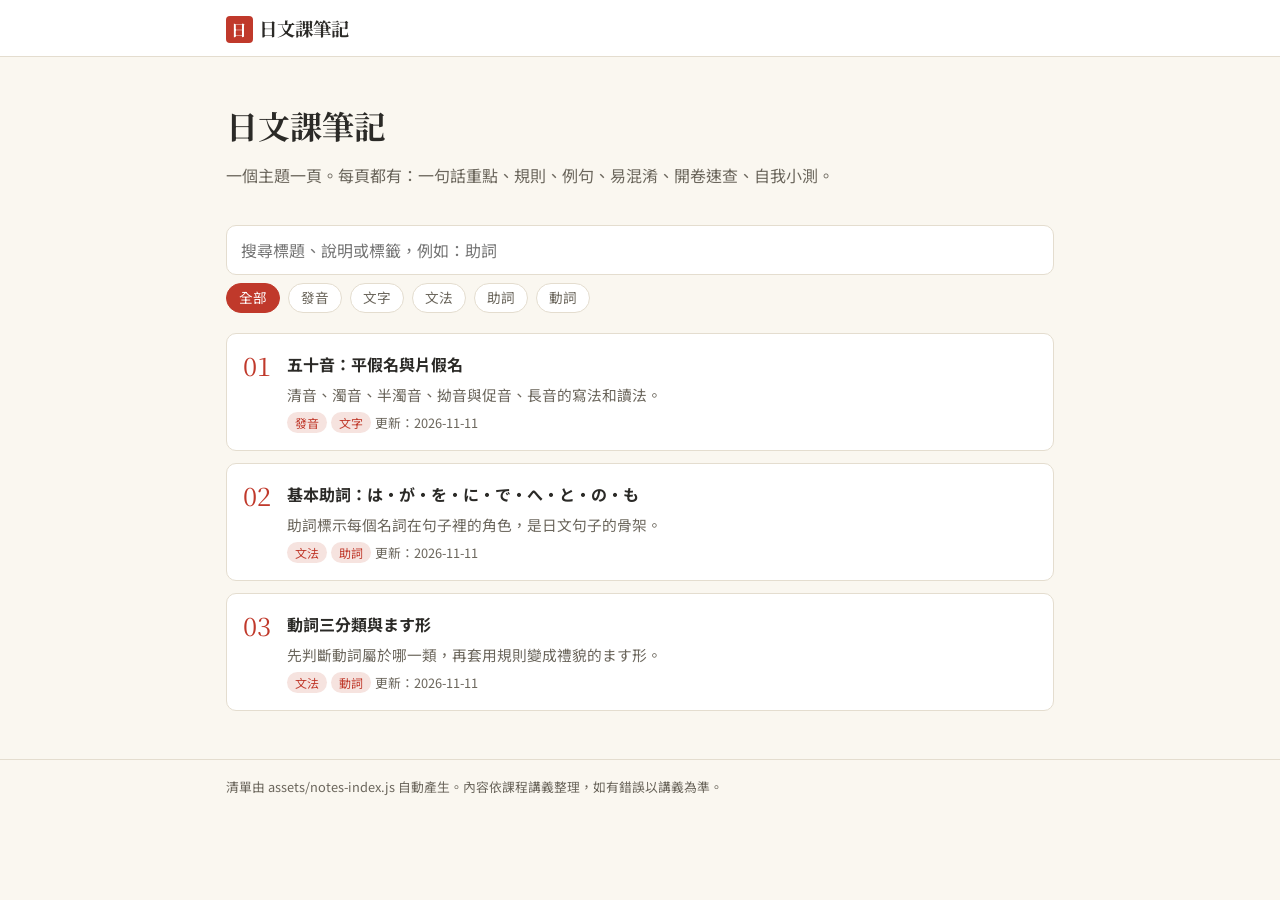
<file: index.html>
<!doctype html>
<html lang="zh-Hant">
<head>
  <meta charset="utf-8">
  <meta name="viewport" content="width=device-width, initial-scale=1">
  <title>日文課筆記</title>
  <meta name="description" content="日文課的一主題一頁筆記：規則、例句、易混淆、開卷速查與自我小測。">
  <link rel="preconnect" href="https://fonts.googleapis.com">
  <link rel="preconnect" href="https://fonts.gstatic.com" crossorigin>
  <link href="https://fonts.googleapis.com/css2?family=Noto+Sans+JP:wght@400;700&family=Noto+Sans+TC:wght@400;700&family=Noto+Serif+JP:wght@700&display=swap" rel="stylesheet">
  <link rel="stylesheet" href="assets/style.css">
</head>
<body>
  <header class="site-header">
    <div class="wrap">
      <a class="brand" href="index.html"><span class="seal">日</span>日文課筆記</a>
    </div>
  </header>

  <main class="wrap">
    <section class="hero">
      <h1>日文課筆記</h1>
      <p>一個主題一頁。每頁都有：一句話重點、規則、例句、易混淆、開卷速查、自我小測。</p>
    </section>

    <input id="note-search" class="search" type="search" placeholder="搜尋標題、說明或標籤，例如：助詞" aria-label="搜尋筆記">
    <div id="tag-filter" class="tag-filter" aria-label="依標籤篩選"></div>

    <ol id="note-list" class="note-list" data-base="notes/"></ol>
  </main>

  <footer class="site-footer">
    <div class="wrap">清單由 assets/notes-index.js 自動產生。內容依課程講義整理，如有錯誤以講義為準。</div>
  </footer>

  <script src="assets/notes-index.js"></script>
  <script src="assets/main.js"></script>
</body>
</html>
</file>
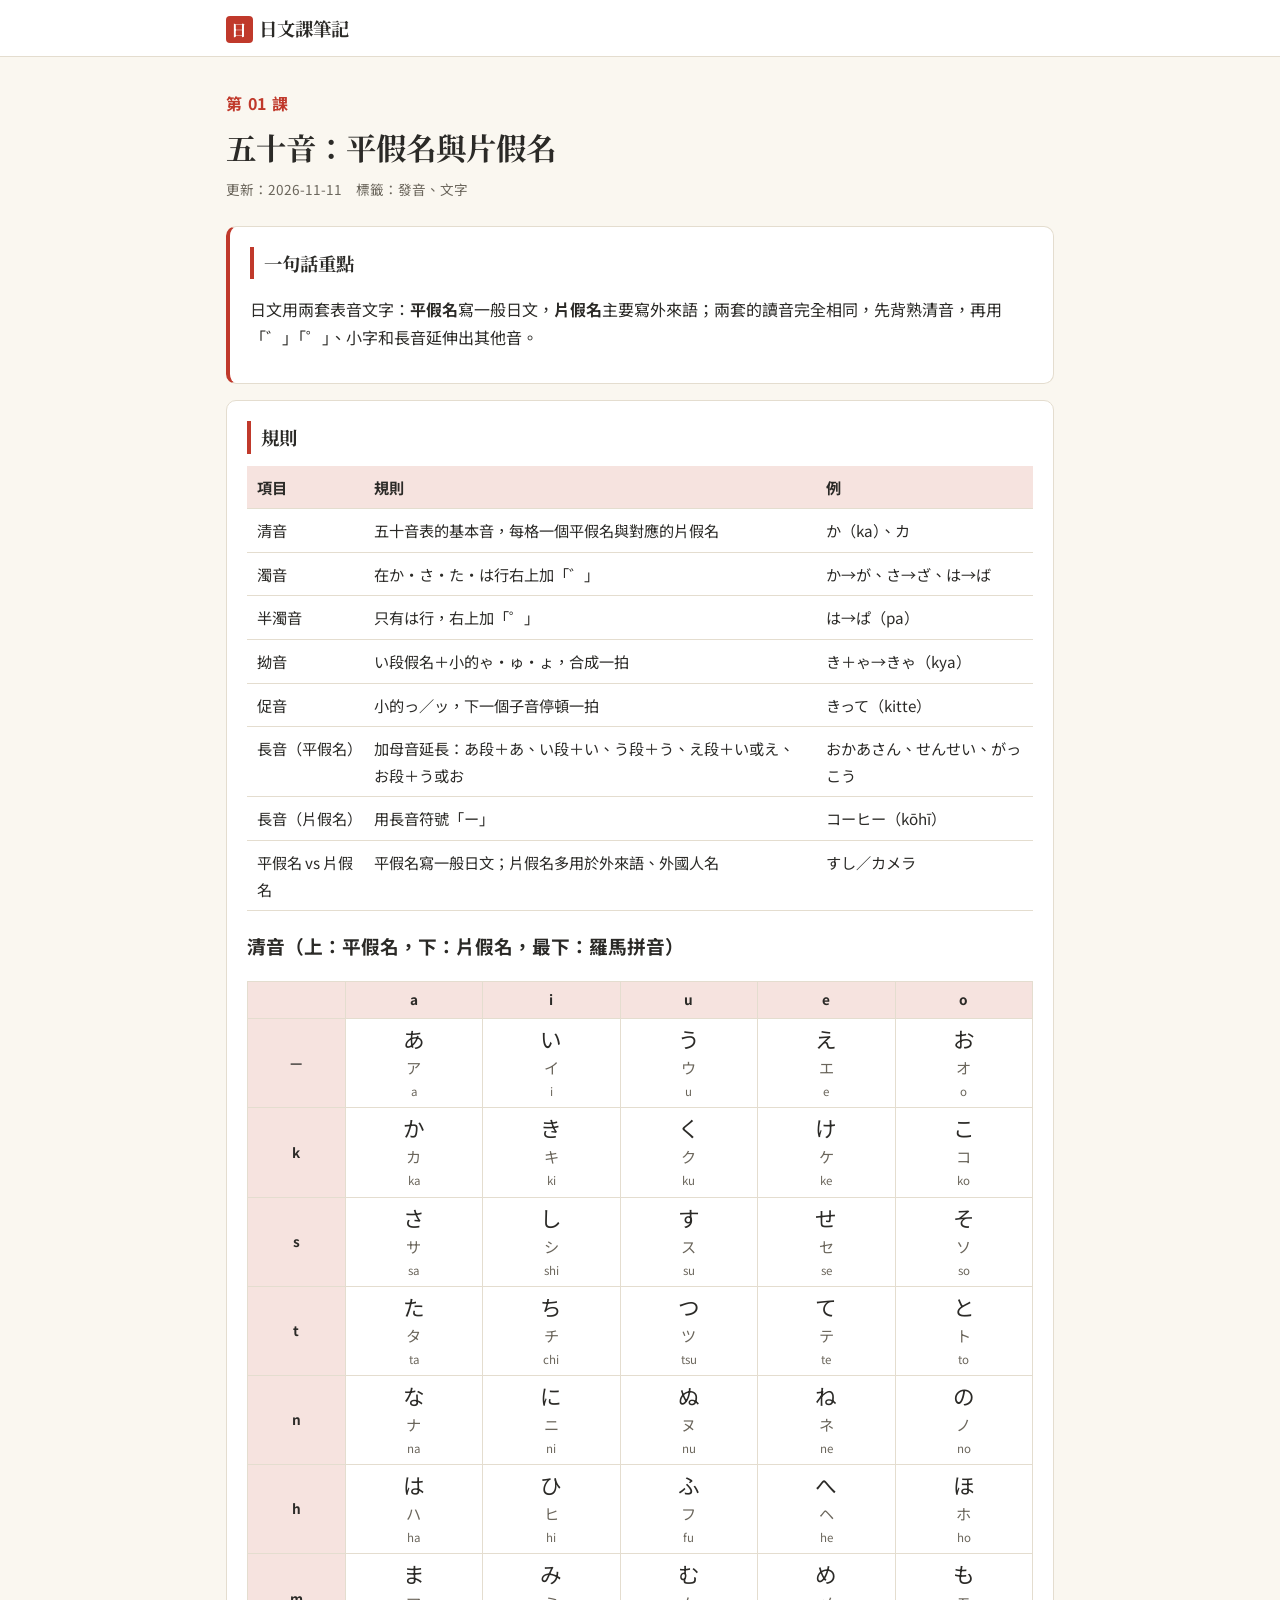
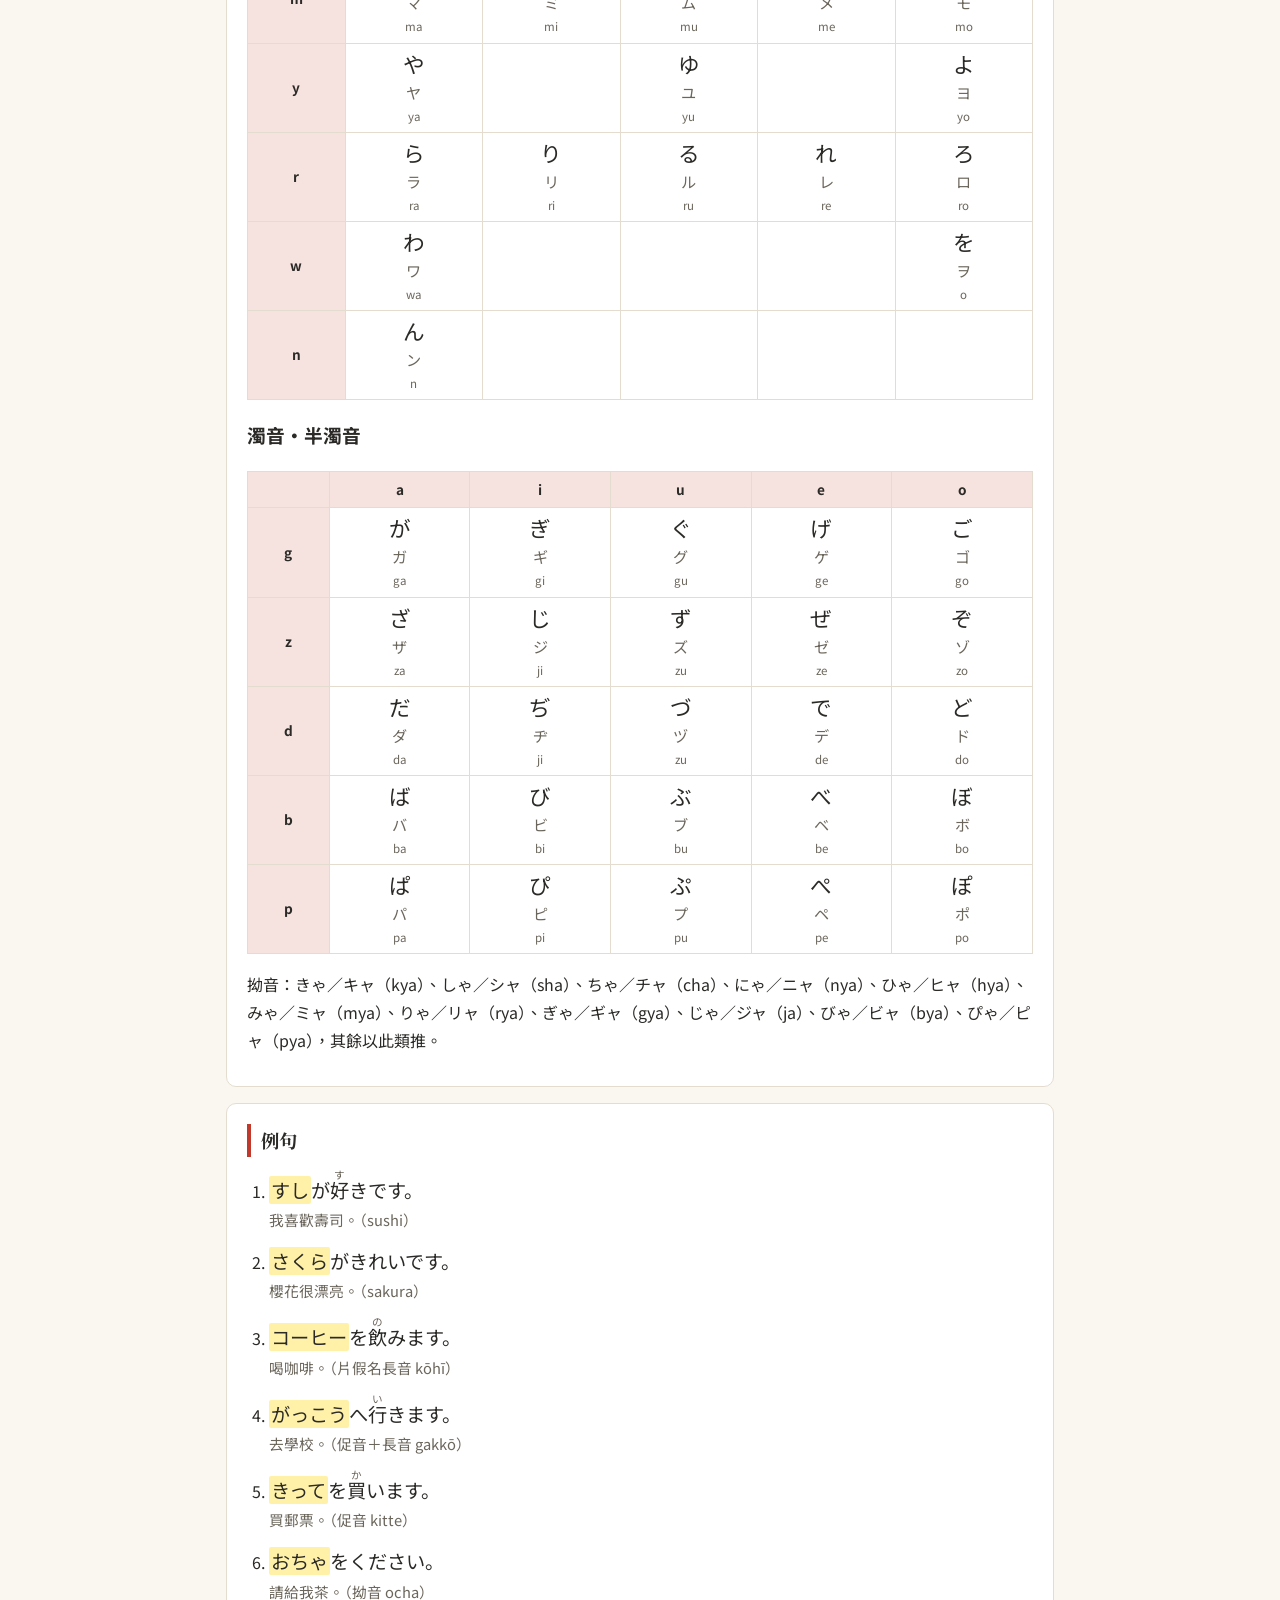
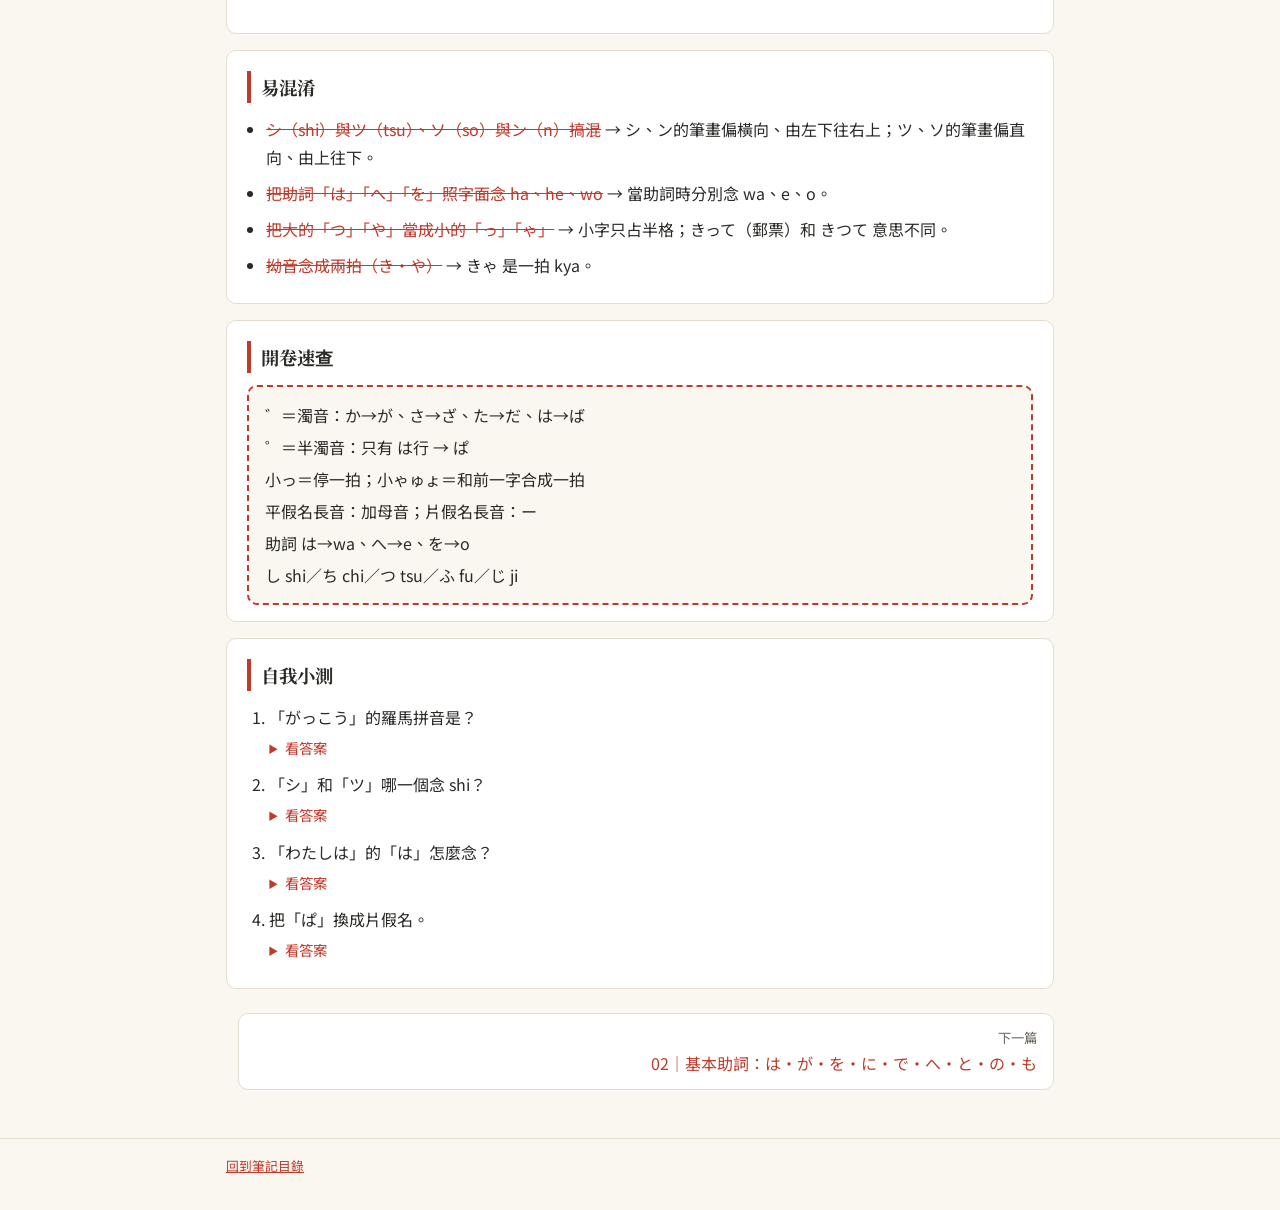
<file: notes/01-kana.html>
<!doctype html>
<html lang="zh-Hant">
<head>
  <meta charset="utf-8">
  <meta name="viewport" content="width=device-width, initial-scale=1">
  <title>第 01 課｜五十音：平假名與片假名｜日文課筆記</title>
  <link rel="preconnect" href="https://fonts.googleapis.com">
  <link rel="preconnect" href="https://fonts.gstatic.com" crossorigin>
  <link href="https://fonts.googleapis.com/css2?family=Noto+Sans+JP:wght@400;700&family=Noto+Sans+TC:wght@400;700&family=Noto+Serif+JP:wght@700&display=swap" rel="stylesheet">
  <link rel="stylesheet" href="../assets/style.css">
</head>
<body data-note-id="01-kana">
  <header class="site-header">
    <div class="wrap">
      <a class="brand" href="../index.html"><span class="seal">日</span>日文課筆記</a>
    </div>
  </header>

    <main class="wrap">
    <header class="note-header">
      <div class="lesson">第 01 課</div>
      <h1>五十音：平假名與片假名</h1>
      <div id="note-meta" class="meta"></div>
    </header>

    <section class="block" data-block="summary">
      <h2>一句話重點</h2>
      <p>日文用兩套表音文字：<strong>平假名</strong>寫一般日文，<strong>片假名</strong>主要寫外來語；兩套的讀音完全相同，先背熟清音，再用「゛」「゜」、小字和長音延伸出其他音。</p>
    </section>

    <section class="block" data-block="rules">
      <h2>規則</h2>
      <div class="rule-scroll">
        <table class="rule">
          <thead><tr><th>項目</th><th>規則</th><th>例</th></tr></thead>
          <tbody>
            <tr><td>清音</td><td>五十音表的基本音，每格一個平假名與對應的片假名</td><td>か（ka）、カ</td></tr>
            <tr><td>濁音</td><td>在か・さ・た・は行右上加「゛」</td><td>か→が、さ→ざ、は→ば</td></tr>
            <tr><td>半濁音</td><td>只有は行，右上加「゜」</td><td>は→ぱ（pa）</td></tr>
            <tr><td>拗音</td><td>い段假名＋小的ゃ・ゅ・ょ，合成一拍</td><td>き＋ゃ→きゃ（kya）</td></tr>
            <tr><td>促音</td><td>小的っ／ッ，下一個子音停頓一拍</td><td>きって（kitte）</td></tr>
            <tr><td>長音（平假名）</td><td>加母音延長：あ段＋あ、い段＋い、う段＋う、え段＋い或え、お段＋う或お</td><td>おかあさん、せんせい、がっこう</td></tr>
            <tr><td>長音（片假名）</td><td>用長音符號「ー」</td><td>コーヒー（kōhī）</td></tr>
            <tr><td>平假名 vs 片假名</td><td>平假名寫一般日文；片假名多用於外來語、外國人名</td><td>すし／カメラ</td></tr>
          </tbody>
        </table>
      </div>
      <h3>清音（上：平假名，下：片假名，最下：羅馬拼音）</h3>
      <div class="rule-scroll">
        <table class="kana-grid">
          <thead><tr><th></th><th>a</th><th>i</th><th>u</th><th>e</th><th>o</th></tr></thead>
          <tbody>
            <tr><th>—</th><td><span class="h">あ</span><span class="k">ア</span><span class="r">a</span></td><td><span class="h">い</span><span class="k">イ</span><span class="r">i</span></td><td><span class="h">う</span><span class="k">ウ</span><span class="r">u</span></td><td><span class="h">え</span><span class="k">エ</span><span class="r">e</span></td><td><span class="h">お</span><span class="k">オ</span><span class="r">o</span></td></tr>
            <tr><th>k</th><td><span class="h">か</span><span class="k">カ</span><span class="r">ka</span></td><td><span class="h">き</span><span class="k">キ</span><span class="r">ki</span></td><td><span class="h">く</span><span class="k">ク</span><span class="r">ku</span></td><td><span class="h">け</span><span class="k">ケ</span><span class="r">ke</span></td><td><span class="h">こ</span><span class="k">コ</span><span class="r">ko</span></td></tr>
            <tr><th>s</th><td><span class="h">さ</span><span class="k">サ</span><span class="r">sa</span></td><td><span class="h">し</span><span class="k">シ</span><span class="r">shi</span></td><td><span class="h">す</span><span class="k">ス</span><span class="r">su</span></td><td><span class="h">せ</span><span class="k">セ</span><span class="r">se</span></td><td><span class="h">そ</span><span class="k">ソ</span><span class="r">so</span></td></tr>
            <tr><th>t</th><td><span class="h">た</span><span class="k">タ</span><span class="r">ta</span></td><td><span class="h">ち</span><span class="k">チ</span><span class="r">chi</span></td><td><span class="h">つ</span><span class="k">ツ</span><span class="r">tsu</span></td><td><span class="h">て</span><span class="k">テ</span><span class="r">te</span></td><td><span class="h">と</span><span class="k">ト</span><span class="r">to</span></td></tr>
            <tr><th>n</th><td><span class="h">な</span><span class="k">ナ</span><span class="r">na</span></td><td><span class="h">に</span><span class="k">ニ</span><span class="r">ni</span></td><td><span class="h">ぬ</span><span class="k">ヌ</span><span class="r">nu</span></td><td><span class="h">ね</span><span class="k">ネ</span><span class="r">ne</span></td><td><span class="h">の</span><span class="k">ノ</span><span class="r">no</span></td></tr>
            <tr><th>h</th><td><span class="h">は</span><span class="k">ハ</span><span class="r">ha</span></td><td><span class="h">ひ</span><span class="k">ヒ</span><span class="r">hi</span></td><td><span class="h">ふ</span><span class="k">フ</span><span class="r">fu</span></td><td><span class="h">へ</span><span class="k">ヘ</span><span class="r">he</span></td><td><span class="h">ほ</span><span class="k">ホ</span><span class="r">ho</span></td></tr>
            <tr><th>m</th><td><span class="h">ま</span><span class="k">マ</span><span class="r">ma</span></td><td><span class="h">み</span><span class="k">ミ</span><span class="r">mi</span></td><td><span class="h">む</span><span class="k">ム</span><span class="r">mu</span></td><td><span class="h">め</span><span class="k">メ</span><span class="r">me</span></td><td><span class="h">も</span><span class="k">モ</span><span class="r">mo</span></td></tr>
            <tr><th>y</th><td><span class="h">や</span><span class="k">ヤ</span><span class="r">ya</span></td><td></td><td><span class="h">ゆ</span><span class="k">ユ</span><span class="r">yu</span></td><td></td><td><span class="h">よ</span><span class="k">ヨ</span><span class="r">yo</span></td></tr>
            <tr><th>r</th><td><span class="h">ら</span><span class="k">ラ</span><span class="r">ra</span></td><td><span class="h">り</span><span class="k">リ</span><span class="r">ri</span></td><td><span class="h">る</span><span class="k">ル</span><span class="r">ru</span></td><td><span class="h">れ</span><span class="k">レ</span><span class="r">re</span></td><td><span class="h">ろ</span><span class="k">ロ</span><span class="r">ro</span></td></tr>
            <tr><th>w</th><td><span class="h">わ</span><span class="k">ワ</span><span class="r">wa</span></td><td></td><td></td><td></td><td><span class="h">を</span><span class="k">ヲ</span><span class="r">o</span></td></tr>
            <tr><th>n</th><td><span class="h">ん</span><span class="k">ン</span><span class="r">n</span></td><td></td><td></td><td></td><td></td></tr>
          </tbody>
        </table>
      </div>
      <h3>濁音・半濁音</h3>
      <div class="rule-scroll">
        <table class="kana-grid">
          <thead><tr><th></th><th>a</th><th>i</th><th>u</th><th>e</th><th>o</th></tr></thead>
          <tbody>
            <tr><th>g</th><td><span class="h">が</span><span class="k">ガ</span><span class="r">ga</span></td><td><span class="h">ぎ</span><span class="k">ギ</span><span class="r">gi</span></td><td><span class="h">ぐ</span><span class="k">グ</span><span class="r">gu</span></td><td><span class="h">げ</span><span class="k">ゲ</span><span class="r">ge</span></td><td><span class="h">ご</span><span class="k">ゴ</span><span class="r">go</span></td></tr>
            <tr><th>z</th><td><span class="h">ざ</span><span class="k">ザ</span><span class="r">za</span></td><td><span class="h">じ</span><span class="k">ジ</span><span class="r">ji</span></td><td><span class="h">ず</span><span class="k">ズ</span><span class="r">zu</span></td><td><span class="h">ぜ</span><span class="k">ゼ</span><span class="r">ze</span></td><td><span class="h">ぞ</span><span class="k">ゾ</span><span class="r">zo</span></td></tr>
            <tr><th>d</th><td><span class="h">だ</span><span class="k">ダ</span><span class="r">da</span></td><td><span class="h">ぢ</span><span class="k">ヂ</span><span class="r">ji</span></td><td><span class="h">づ</span><span class="k">ヅ</span><span class="r">zu</span></td><td><span class="h">で</span><span class="k">デ</span><span class="r">de</span></td><td><span class="h">ど</span><span class="k">ド</span><span class="r">do</span></td></tr>
            <tr><th>b</th><td><span class="h">ば</span><span class="k">バ</span><span class="r">ba</span></td><td><span class="h">び</span><span class="k">ビ</span><span class="r">bi</span></td><td><span class="h">ぶ</span><span class="k">ブ</span><span class="r">bu</span></td><td><span class="h">べ</span><span class="k">ベ</span><span class="r">be</span></td><td><span class="h">ぼ</span><span class="k">ボ</span><span class="r">bo</span></td></tr>
            <tr><th>p</th><td><span class="h">ぱ</span><span class="k">パ</span><span class="r">pa</span></td><td><span class="h">ぴ</span><span class="k">ピ</span><span class="r">pi</span></td><td><span class="h">ぷ</span><span class="k">プ</span><span class="r">pu</span></td><td><span class="h">ぺ</span><span class="k">ペ</span><span class="r">pe</span></td><td><span class="h">ぽ</span><span class="k">ポ</span><span class="r">po</span></td></tr>
          </tbody>
        </table>
      </div>
      <p>拗音：きゃ／キャ（kya）、しゃ／シャ（sha）、ちゃ／チャ（cha）、にゃ／ニャ（nya）、ひゃ／ヒャ（hya）、みゃ／ミャ（mya）、りゃ／リャ（rya）、ぎゃ／ギャ（gya）、じゃ／ジャ（ja）、びゃ／ビャ（bya）、ぴゃ／ピャ（pya），其餘以此類推。</p>
    </section>

    <section class="block" data-block="examples">
      <h2>例句</h2>
      <ol class="examples">
        <li class="ex">
          <p class="jp"><mark>すし</mark>が<ruby>好<rt>す</rt></ruby>きです。</p>
          <p class="zh">我喜歡壽司。（sushi）</p>
        </li>
        <li class="ex">
          <p class="jp"><mark>さくら</mark>がきれいです。</p>
          <p class="zh">櫻花很漂亮。（sakura）</p>
        </li>
        <li class="ex">
          <p class="jp"><mark>コーヒー</mark>を<ruby>飲<rt>の</rt></ruby>みます。</p>
          <p class="zh">喝咖啡。（片假名長音 kōhī）</p>
        </li>
        <li class="ex">
          <p class="jp"><mark>がっこう</mark>へ<ruby>行<rt>い</rt></ruby>きます。</p>
          <p class="zh">去學校。（促音＋長音 gakkō）</p>
        </li>
        <li class="ex">
          <p class="jp"><mark>きって</mark>を<ruby>買<rt>か</rt></ruby>います。</p>
          <p class="zh">買郵票。（促音 kitte）</p>
        </li>
        <li class="ex">
          <p class="jp"><mark>おちゃ</mark>をください。</p>
          <p class="zh">請給我茶。（拗音 ocha）</p>
        </li>
      </ol>
    </section>

    <section class="block" data-block="pitfalls">
      <h2>易混淆</h2>
      <ul class="pitfall">
        <li><span class="wrong">シ（shi）與ツ（tsu）、ソ（so）與ン（n）搞混</span> → シ、ン的筆畫偏橫向、由左下往右上；ツ、ソ的筆畫偏直向、由上往下。</li>
        <li><span class="wrong">把助詞「は」「へ」「を」照字面念 ha、he、wo</span> → 當助詞時分別念 wa、e、o。</li>
        <li><span class="wrong">把大的「つ」「や」當成小的「っ」「ゃ」</span> → 小字只占半格；きって（郵票）和 きつて 意思不同。</li>
        <li><span class="wrong">拗音念成兩拍（き・や）</span> → きゃ 是一拍 kya。</li>
      </ul>
    </section>

    <section class="block" data-block="cheatsheet">
      <h2>開卷速查</h2>
      <ul class="cheat">
        <li>゛＝濁音：か→が、さ→ざ、た→だ、は→ば</li>
        <li>゜＝半濁音：只有 は行 → ぱ</li>
        <li>小っ＝停一拍；小ゃゅょ＝和前一字合成一拍</li>
        <li>平假名長音：加母音；片假名長音：ー</li>
        <li>助詞 は→wa、へ→e、を→o</li>
        <li>し shi／ち chi／つ tsu／ふ fu／じ ji</li>
      </ul>
    </section>

    <section class="block" data-block="quiz">
      <h2>自我小測</h2>
      <ol class="quiz">
        <li>「がっこう」的羅馬拼音是？
          <details><summary>看答案</summary>gakkō。が＝ga、小っ讓 k 重複、こう 是長音。</details>
        </li>
        <li>「シ」和「ツ」哪一個念 shi？
          <details><summary>看答案</summary>シ。筆畫偏橫向的是 シ（shi），偏直向的是 ツ（tsu）。</details>
        </li>
        <li>「わたしは」的「は」怎麼念？
          <details><summary>看答案</summary>wa。當助詞時「は」念 wa。</details>
        </li>
        <li>把「ぱ」換成片假名。
          <details><summary>看答案</summary>パ。</details>
        </li>
      </ol>
    </section>

    <nav id="note-nav" class="note-nav" aria-label="上一篇與下一篇"></nav>
  </main>

  <footer class="site-footer">
    <div class="wrap"><a href="../index.html">回到筆記目錄</a></div>
  </footer>

  <script src="../assets/notes-index.js"></script>
  <script src="../assets/main.js"></script>
</body>
</html>
</file>
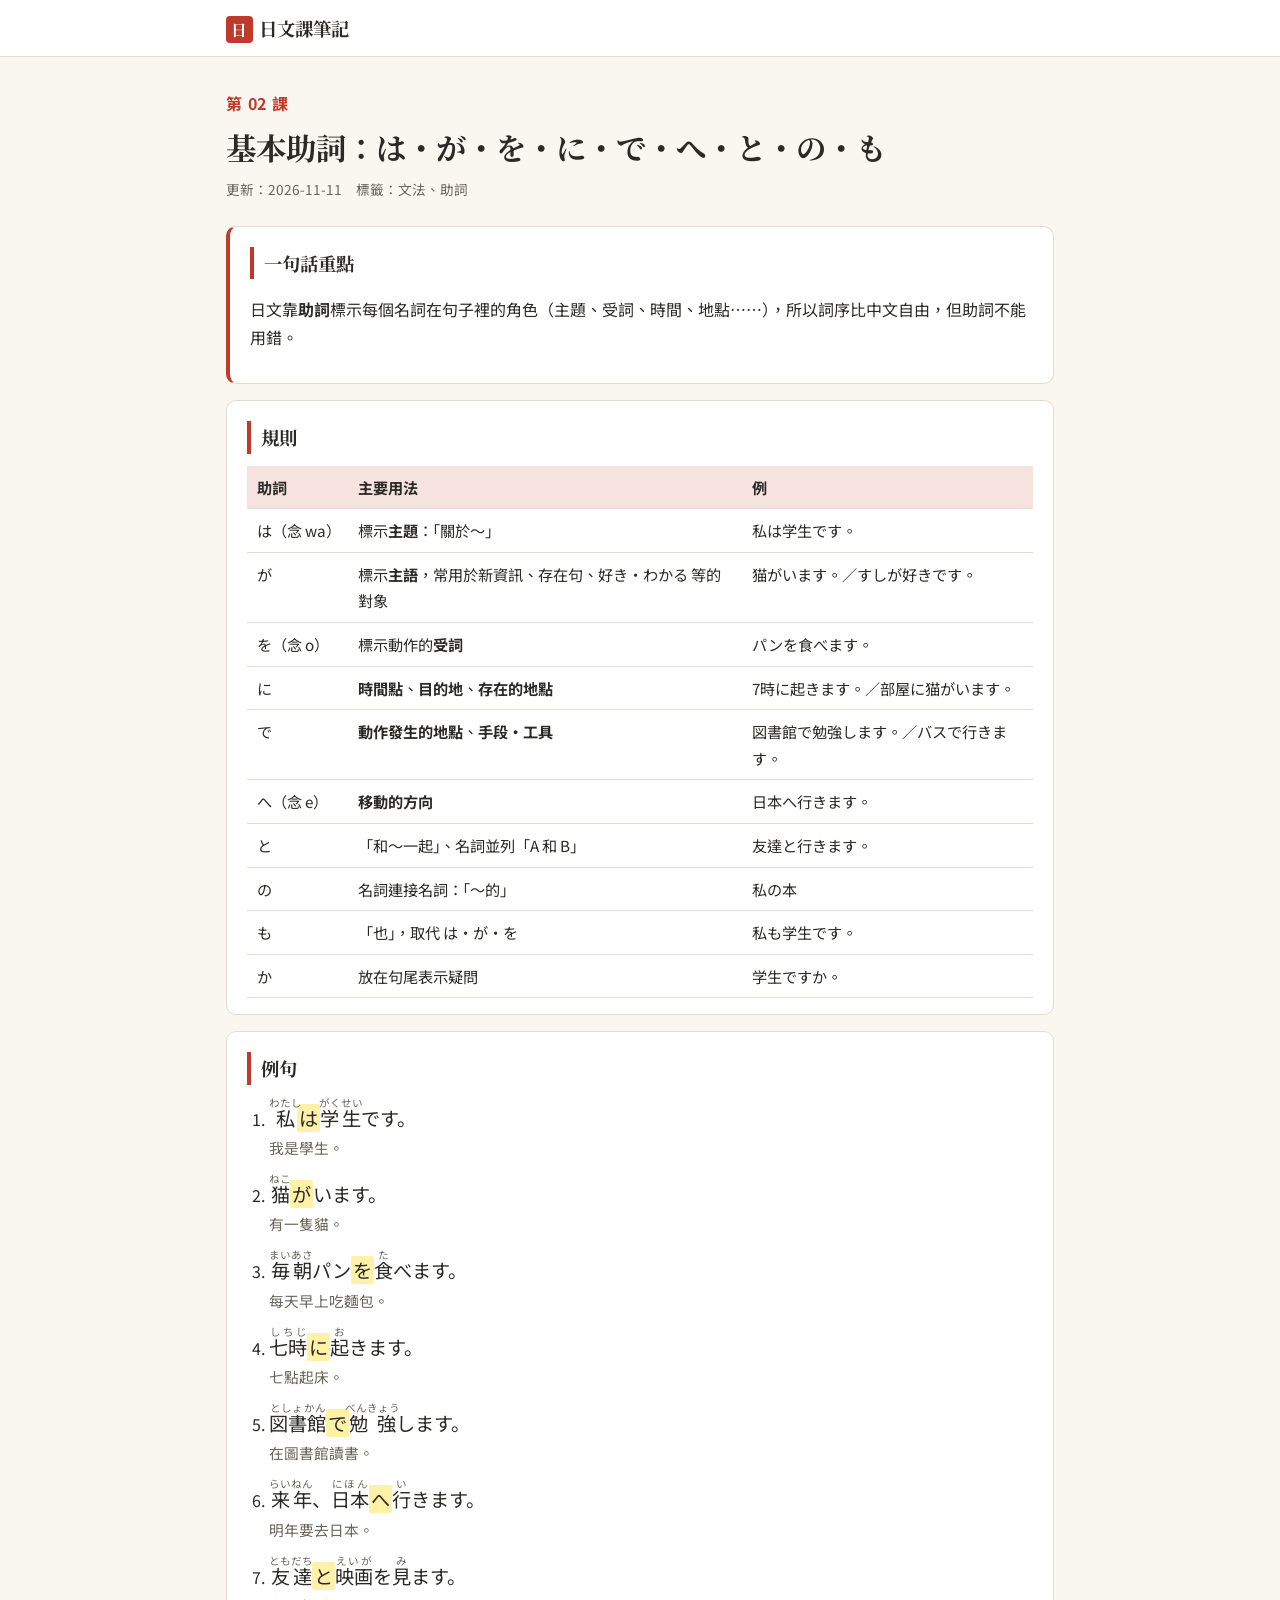
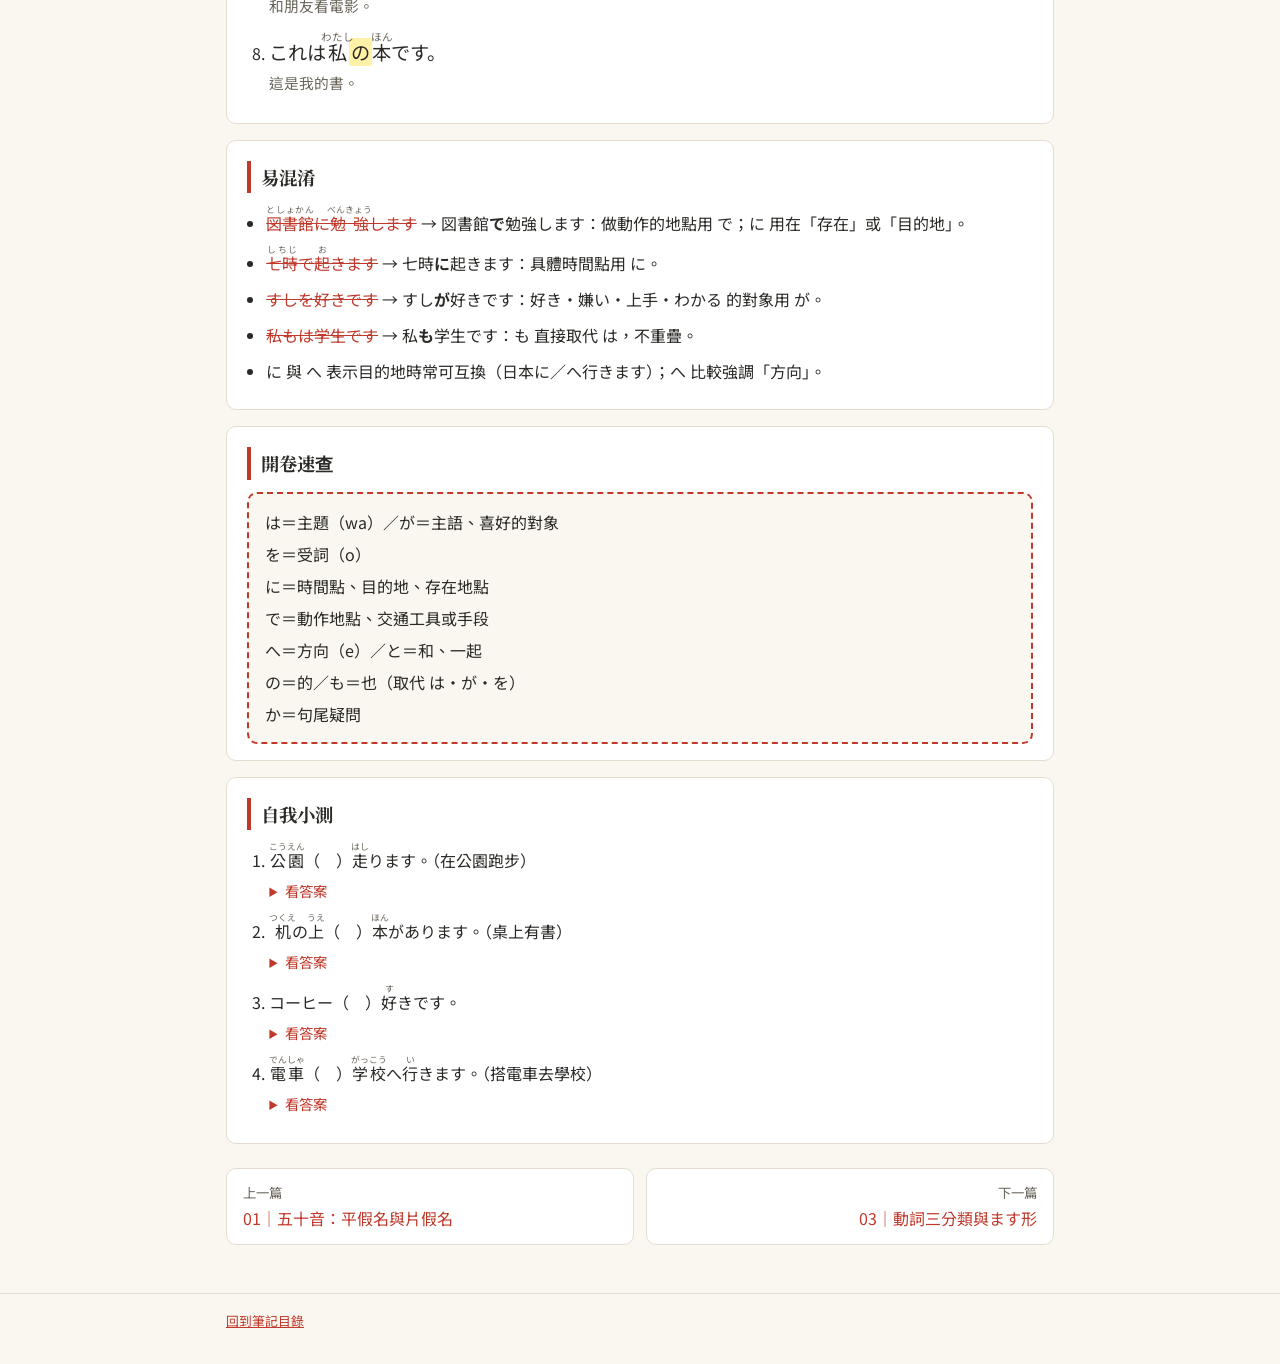
<file: notes/02-particles.html>
<!doctype html>
<html lang="zh-Hant">
<head>
  <meta charset="utf-8">
  <meta name="viewport" content="width=device-width, initial-scale=1">
  <title>第 02 課｜基本助詞：は・が・を・に・で・へ・と・の・も｜日文課筆記</title>
  <link rel="preconnect" href="https://fonts.googleapis.com">
  <link rel="preconnect" href="https://fonts.gstatic.com" crossorigin>
  <link href="https://fonts.googleapis.com/css2?family=Noto+Sans+JP:wght@400;700&family=Noto+Sans+TC:wght@400;700&family=Noto+Serif+JP:wght@700&display=swap" rel="stylesheet">
  <link rel="stylesheet" href="../assets/style.css">
</head>
<body data-note-id="02-particles">
  <header class="site-header">
    <div class="wrap">
      <a class="brand" href="../index.html"><span class="seal">日</span>日文課筆記</a>
    </div>
  </header>

    <main class="wrap">
    <header class="note-header">
      <div class="lesson">第 02 課</div>
      <h1>基本助詞：は・が・を・に・で・へ・と・の・も</h1>
      <div id="note-meta" class="meta"></div>
    </header>

    <section class="block" data-block="summary">
      <h2>一句話重點</h2>
      <p>日文靠<strong>助詞</strong>標示每個名詞在句子裡的角色（主題、受詞、時間、地點……），所以詞序比中文自由，但助詞不能用錯。</p>
    </section>

    <section class="block" data-block="rules">
      <h2>規則</h2>
      <div class="rule-scroll">
        <table class="rule">
          <thead><tr><th>助詞</th><th>主要用法</th><th>例</th></tr></thead>
          <tbody>
            <tr><td>は（念 wa）</td><td>標示<strong>主題</strong>：「關於～」</td><td>私は学生です。</td></tr>
            <tr><td>が</td><td>標示<strong>主語</strong>，常用於新資訊、存在句、好き・わかる 等的對象</td><td>猫がいます。／すしが好きです。</td></tr>
            <tr><td>を（念 o）</td><td>標示動作的<strong>受詞</strong></td><td>パンを食べます。</td></tr>
            <tr><td>に</td><td><strong>時間點</strong>、<strong>目的地</strong>、<strong>存在的地點</strong></td><td>7時に起きます。／部屋に猫がいます。</td></tr>
            <tr><td>で</td><td><strong>動作發生的地點</strong>、<strong>手段・工具</strong></td><td>図書館で勉強します。／バスで行きます。</td></tr>
            <tr><td>へ（念 e）</td><td><strong>移動的方向</strong></td><td>日本へ行きます。</td></tr>
            <tr><td>と</td><td>「和～一起」、名詞並列「A 和 B」</td><td>友達と行きます。</td></tr>
            <tr><td>の</td><td>名詞連接名詞：「～的」</td><td>私の本</td></tr>
            <tr><td>も</td><td>「也」，取代 は・が・を</td><td>私も学生です。</td></tr>
            <tr><td>か</td><td>放在句尾表示疑問</td><td>学生ですか。</td></tr>
          </tbody>
        </table>
      </div>
    </section>

    <section class="block" data-block="examples">
      <h2>例句</h2>
      <ol class="examples">
        <li class="ex">
          <p class="jp"><ruby>私<rt>わたし</rt></ruby><mark>は</mark><ruby>学生<rt>がくせい</rt></ruby>です。</p>
          <p class="zh">我是學生。</p>
        </li>
        <li class="ex">
          <p class="jp"><ruby>猫<rt>ねこ</rt></ruby><mark>が</mark>います。</p>
          <p class="zh">有一隻貓。</p>
        </li>
        <li class="ex">
          <p class="jp"><ruby>毎朝<rt>まいあさ</rt></ruby>パン<mark>を</mark><ruby>食<rt>た</rt></ruby>べます。</p>
          <p class="zh">每天早上吃麵包。</p>
        </li>
        <li class="ex">
          <p class="jp"><ruby>七時<rt>しちじ</rt></ruby><mark>に</mark><ruby>起<rt>お</rt></ruby>きます。</p>
          <p class="zh">七點起床。</p>
        </li>
        <li class="ex">
          <p class="jp"><ruby>図書館<rt>としょかん</rt></ruby><mark>で</mark><ruby>勉強<rt>べんきょう</rt></ruby>します。</p>
          <p class="zh">在圖書館讀書。</p>
        </li>
        <li class="ex">
          <p class="jp"><ruby>来年<rt>らいねん</rt></ruby>、<ruby>日本<rt>にほん</rt></ruby><mark>へ</mark><ruby>行<rt>い</rt></ruby>きます。</p>
          <p class="zh">明年要去日本。</p>
        </li>
        <li class="ex">
          <p class="jp"><ruby>友達<rt>ともだち</rt></ruby><mark>と</mark><ruby>映画<rt>えいが</rt></ruby>を<ruby>見<rt>み</rt></ruby>ます。</p>
          <p class="zh">和朋友看電影。</p>
        </li>
        <li class="ex">
          <p class="jp">これは<ruby>私<rt>わたし</rt></ruby><mark>の</mark><ruby>本<rt>ほん</rt></ruby>です。</p>
          <p class="zh">這是我的書。</p>
        </li>
      </ol>
    </section>

    <section class="block" data-block="pitfalls">
      <h2>易混淆</h2>
      <ul class="pitfall">
        <li><span class="wrong"><ruby>図書館<rt>としょかん</rt></ruby>に<ruby>勉強<rt>べんきょう</rt></ruby>します</span> → 図書館<strong>で</strong>勉強します：做動作的地點用 で；に 用在「存在」或「目的地」。</li>
        <li><span class="wrong"><ruby>七時<rt>しちじ</rt></ruby>で<ruby>起<rt>お</rt></ruby>きます</span> → 七時<strong>に</strong>起きます：具體時間點用 に。</li>
        <li><span class="wrong">すしを好きです</span> → すし<strong>が</strong>好きです：好き・嫌い・上手・わかる 的對象用 が。</li>
        <li><span class="wrong">私もは学生です</span> → 私<strong>も</strong>学生です：も 直接取代 は，不重疊。</li>
        <li>に 與 へ 表示目的地時常可互換（日本に／へ行きます）；へ 比較強調「方向」。</li>
      </ul>
    </section>

    <section class="block" data-block="cheatsheet">
      <h2>開卷速查</h2>
      <ul class="cheat">
        <li>は＝主題（wa）／が＝主語、喜好的對象</li>
        <li>を＝受詞（o）</li>
        <li>に＝時間點、目的地、存在地點</li>
        <li>で＝動作地點、交通工具或手段</li>
        <li>へ＝方向（e）／と＝和、一起</li>
        <li>の＝的／も＝也（取代 は・が・を）</li>
        <li>か＝句尾疑問</li>
      </ul>
    </section>

    <section class="block" data-block="quiz">
      <h2>自我小測</h2>
      <ol class="quiz">
        <li><ruby>公園<rt>こうえん</rt></ruby>（　）<ruby>走<rt>はし</rt></ruby>ります。（在公園跑步）
          <details><summary>看答案</summary>で。跑步是動作，動作的地點用 で。</details>
        </li>
        <li><ruby>机<rt>つくえ</rt></ruby>の<ruby>上<rt>うえ</rt></ruby>（　）<ruby>本<rt>ほん</rt></ruby>があります。（桌上有書）
          <details><summary>看答案</summary>に。存在的地點用 に。</details>
        </li>
        <li>コーヒー（　）<ruby>好<rt>す</rt></ruby>きです。
          <details><summary>看答案</summary>が。好き 的對象用 が。</details>
        </li>
        <li><ruby>電車<rt>でんしゃ</rt></ruby>（　）<ruby>学校<rt>がっこう</rt></ruby>へ<ruby>行<rt>い</rt></ruby>きます。（搭電車去學校）
          <details><summary>看答案</summary>で。交通工具用 で。</details>
        </li>
      </ol>
    </section>

    <nav id="note-nav" class="note-nav" aria-label="上一篇與下一篇"></nav>
  </main>

  <footer class="site-footer">
    <div class="wrap"><a href="../index.html">回到筆記目錄</a></div>
  </footer>

  <script src="../assets/notes-index.js"></script>
  <script src="../assets/main.js"></script>
</body>
</html>
</file>
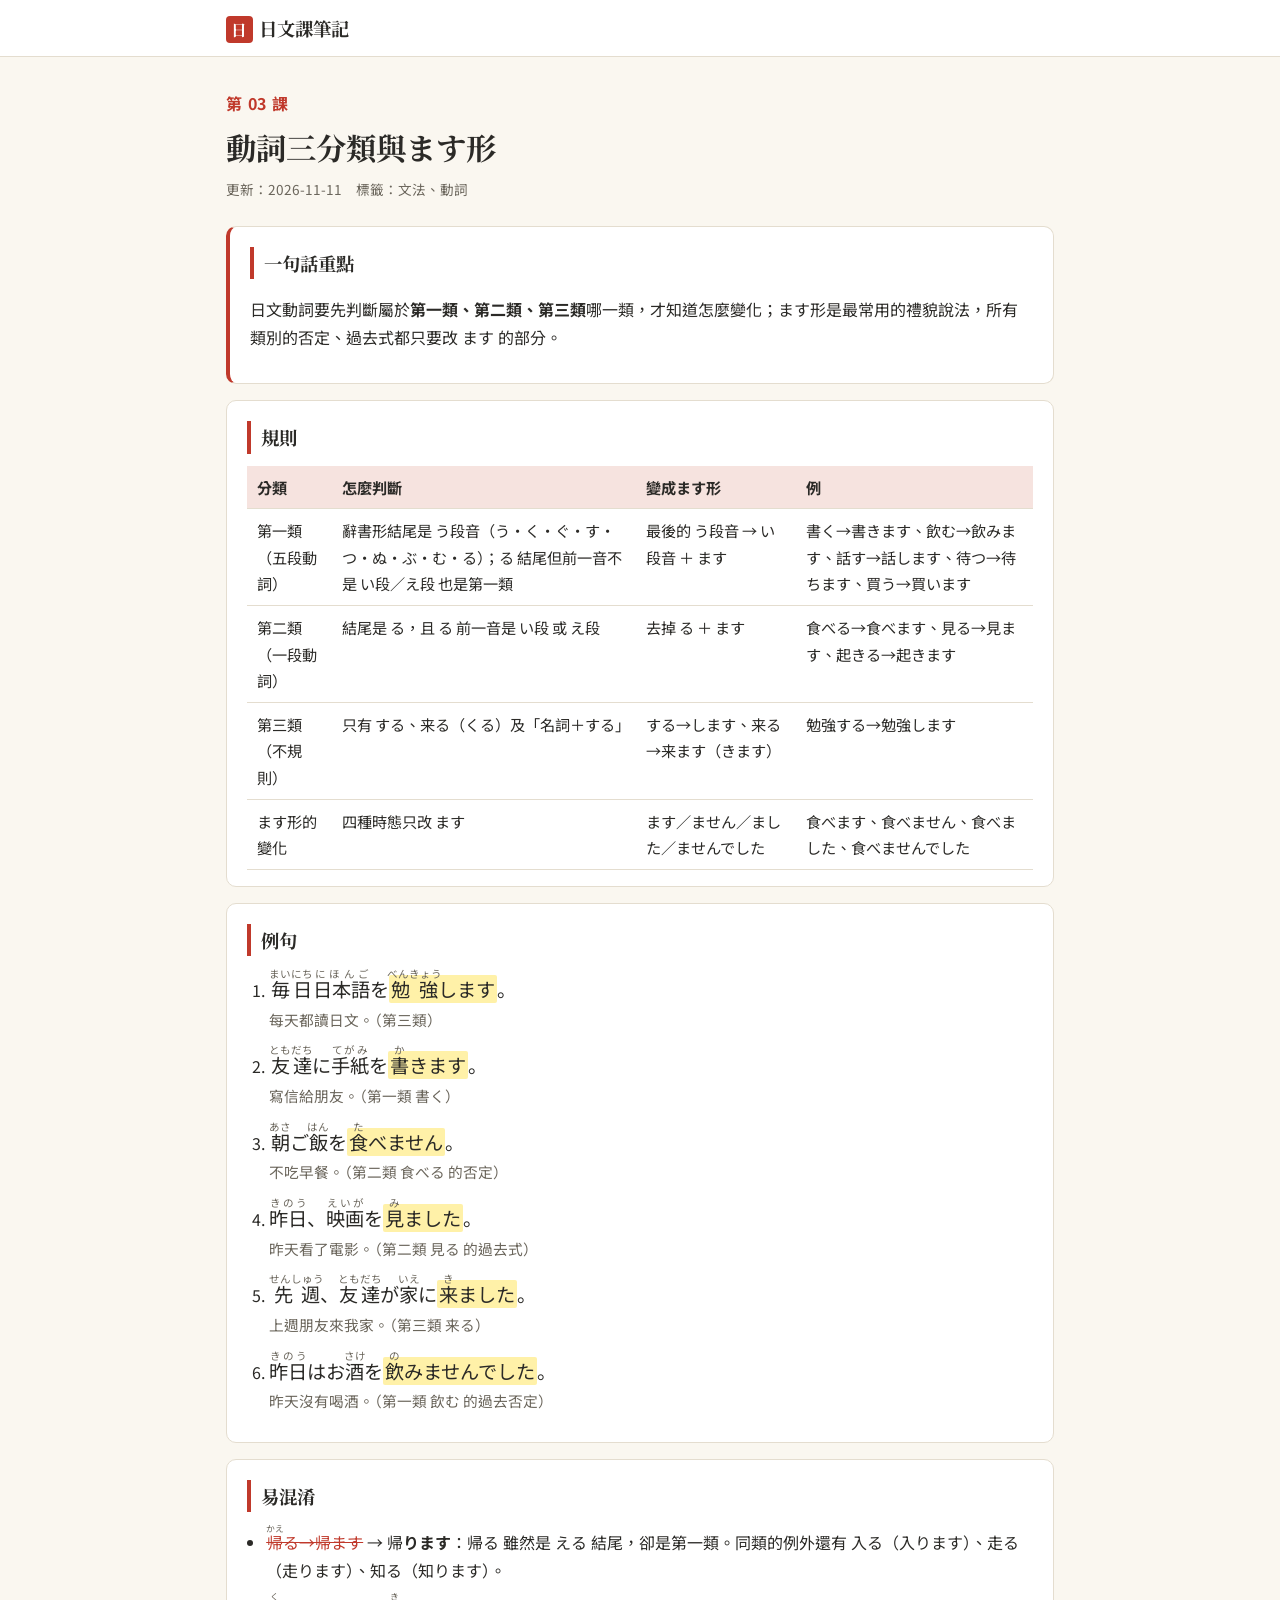
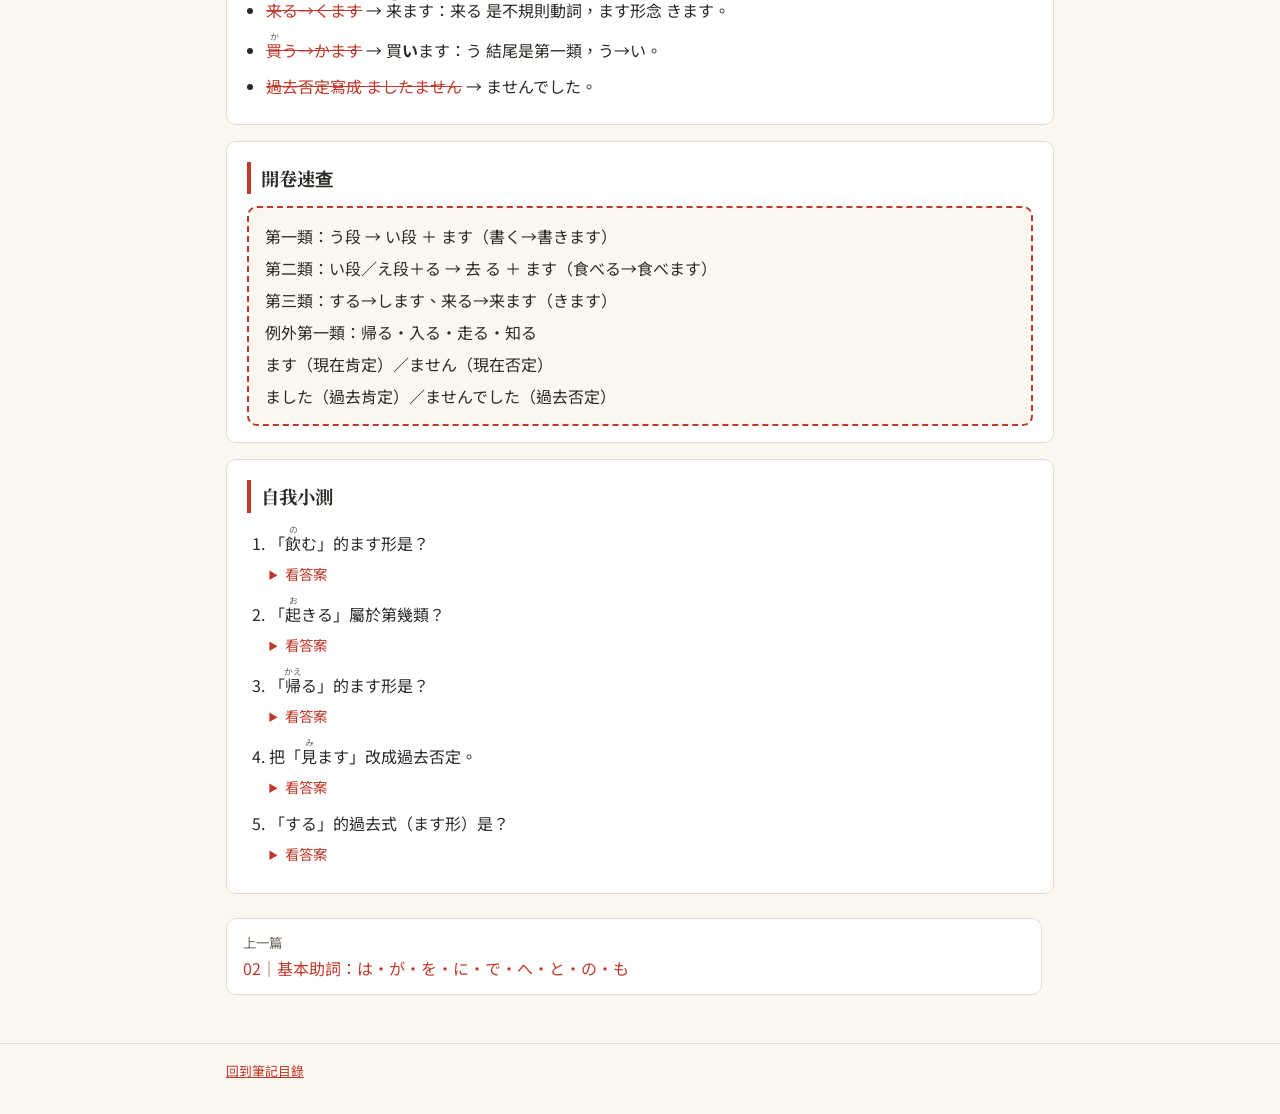
<file: notes/03-verb-masu.html>
<!doctype html>
<html lang="zh-Hant">
<head>
  <meta charset="utf-8">
  <meta name="viewport" content="width=device-width, initial-scale=1">
  <title>第 03 課｜動詞三分類與ます形｜日文課筆記</title>
  <link rel="preconnect" href="https://fonts.googleapis.com">
  <link rel="preconnect" href="https://fonts.gstatic.com" crossorigin>
  <link href="https://fonts.googleapis.com/css2?family=Noto+Sans+JP:wght@400;700&family=Noto+Sans+TC:wght@400;700&family=Noto+Serif+JP:wght@700&display=swap" rel="stylesheet">
  <link rel="stylesheet" href="../assets/style.css">
</head>
<body data-note-id="03-verb-masu">
  <header class="site-header">
    <div class="wrap">
      <a class="brand" href="../index.html"><span class="seal">日</span>日文課筆記</a>
    </div>
  </header>

    <main class="wrap">
    <header class="note-header">
      <div class="lesson">第 03 課</div>
      <h1>動詞三分類與ます形</h1>
      <div id="note-meta" class="meta"></div>
    </header>

    <section class="block" data-block="summary">
      <h2>一句話重點</h2>
      <p>日文動詞要先判斷屬於<strong>第一類、第二類、第三類</strong>哪一類，才知道怎麼變化；ます形是最常用的禮貌說法，所有類別的否定、過去式都只要改 ます 的部分。</p>
    </section>

    <section class="block" data-block="rules">
      <h2>規則</h2>
      <div class="rule-scroll">
        <table class="rule">
          <thead><tr><th>分類</th><th>怎麼判斷</th><th>變成ます形</th><th>例</th></tr></thead>
          <tbody>
            <tr><td>第一類（五段動詞）</td><td>辭書形結尾是 う段音（う・く・ぐ・す・つ・ぬ・ぶ・む・る）；る 結尾但前一音不是 い段／え段 也是第一類</td><td>最後的 う段音 → い段音 ＋ ます</td><td>書く→書きます、飲む→飲みます、話す→話します、待つ→待ちます、買う→買います</td></tr>
            <tr><td>第二類（一段動詞）</td><td>結尾是 る，且 る 前一音是 い段 或 え段</td><td>去掉 る ＋ ます</td><td>食べる→食べます、見る→見ます、起きる→起きます</td></tr>
            <tr><td>第三類（不規則）</td><td>只有 する、来る（くる）及「名詞＋する」</td><td>する→します、来る→来ます（きます）</td><td>勉強する→勉強します</td></tr>
            <tr><td>ます形的變化</td><td>四種時態只改 ます</td><td>ます／ません／ました／ませんでした</td><td>食べます、食べません、食べました、食べませんでした</td></tr>
          </tbody>
        </table>
      </div>
    </section>

    <section class="block" data-block="examples">
      <h2>例句</h2>
      <ol class="examples">
        <li class="ex">
          <p class="jp"><ruby>毎日<rt>まいにち</rt></ruby><ruby>日本語<rt>にほんご</rt></ruby>を<mark><ruby>勉強<rt>べんきょう</rt></ruby>します</mark>。</p>
          <p class="zh">每天都讀日文。（第三類）</p>
        </li>
        <li class="ex">
          <p class="jp"><ruby>友達<rt>ともだち</rt></ruby>に<ruby>手紙<rt>てがみ</rt></ruby>を<mark><ruby>書<rt>か</rt></ruby>きます</mark>。</p>
          <p class="zh">寫信給朋友。（第一類 書く）</p>
        </li>
        <li class="ex">
          <p class="jp"><ruby>朝<rt>あさ</rt></ruby>ご<ruby>飯<rt>はん</rt></ruby>を<mark><ruby>食<rt>た</rt></ruby>べません</mark>。</p>
          <p class="zh">不吃早餐。（第二類 食べる 的否定）</p>
        </li>
        <li class="ex">
          <p class="jp"><ruby>昨日<rt>きのう</rt></ruby>、<ruby>映画<rt>えいが</rt></ruby>を<mark><ruby>見<rt>み</rt></ruby>ました</mark>。</p>
          <p class="zh">昨天看了電影。（第二類 見る 的過去式）</p>
        </li>
        <li class="ex">
          <p class="jp"><ruby>先週<rt>せんしゅう</rt></ruby>、<ruby>友達<rt>ともだち</rt></ruby>が<ruby>家<rt>いえ</rt></ruby>に<mark><ruby>来<rt>き</rt></ruby>ました</mark>。</p>
          <p class="zh">上週朋友來我家。（第三類 来る）</p>
        </li>
        <li class="ex">
          <p class="jp"><ruby>昨日<rt>きのう</rt></ruby>はお<ruby>酒<rt>さけ</rt></ruby>を<mark><ruby>飲<rt>の</rt></ruby>みませんでした</mark>。</p>
          <p class="zh">昨天沒有喝酒。（第一類 飲む 的過去否定）</p>
        </li>
      </ol>
    </section>

    <section class="block" data-block="pitfalls">
      <h2>易混淆</h2>
      <ul class="pitfall">
        <li><span class="wrong"><ruby>帰<rt>かえ</rt></ruby>る→帰ます</span> → 帰<strong>ります</strong>：帰る 雖然是 える 結尾，卻是第一類。同類的例外還有 入る（入ります）、走る（走ります）、知る（知ります）。</li>
        <li><span class="wrong"><ruby>来<rt>く</rt></ruby>る→くます</span> → <ruby>来<rt>き</rt></ruby>ます：来る 是不規則動詞，ます形念 きます。</li>
        <li><span class="wrong"><ruby>買<rt>か</rt></ruby>う→かます</span> → 買<strong>い</strong>ます：う 結尾是第一類，う→い。</li>
        <li><span class="wrong">過去否定寫成 ましたません</span> → ませんでした。</li>
      </ul>
    </section>

    <section class="block" data-block="cheatsheet">
      <h2>開卷速查</h2>
      <ul class="cheat">
        <li>第一類：う段 → い段 ＋ ます（書く→書きます）</li>
        <li>第二類：い段／え段＋る → 去 る ＋ ます（食べる→食べます）</li>
        <li>第三類：する→します、来る→来ます（きます）</li>
        <li>例外第一類：帰る・入る・走る・知る</li>
        <li>ます（現在肯定）／ません（現在否定）</li>
        <li>ました（過去肯定）／ませんでした（過去否定）</li>
      </ul>
    </section>

    <section class="block" data-block="quiz">
      <h2>自我小測</h2>
      <ol class="quiz">
        <li>「<ruby>飲<rt>の</rt></ruby>む」的ます形是？
          <details><summary>看答案</summary>飲みます。第一類，む→み＋ます。</details>
        </li>
        <li>「<ruby>起<rt>お</rt></ruby>きる」屬於第幾類？
          <details><summary>看答案</summary>第二類。る 前一音 き 是 い段。</details>
        </li>
        <li>「<ruby>帰<rt>かえ</rt></ruby>る」的ます形是？
          <details><summary>看答案</summary>帰ります。它是第一類的例外，不能直接去 る。</details>
        </li>
        <li>把「<ruby>見<rt>み</rt></ruby>ます」改成過去否定。
          <details><summary>看答案</summary>見ませんでした。</details>
        </li>
        <li>「する」的過去式（ます形）是？
          <details><summary>看答案</summary>しました。</details>
        </li>
      </ol>
    </section>

    <nav id="note-nav" class="note-nav" aria-label="上一篇與下一篇"></nav>
  </main>

  <footer class="site-footer">
    <div class="wrap"><a href="../index.html">回到筆記目錄</a></div>
  </footer>

  <script src="../assets/notes-index.js"></script>
  <script src="../assets/main.js"></script>
</body>
</html>
</file>
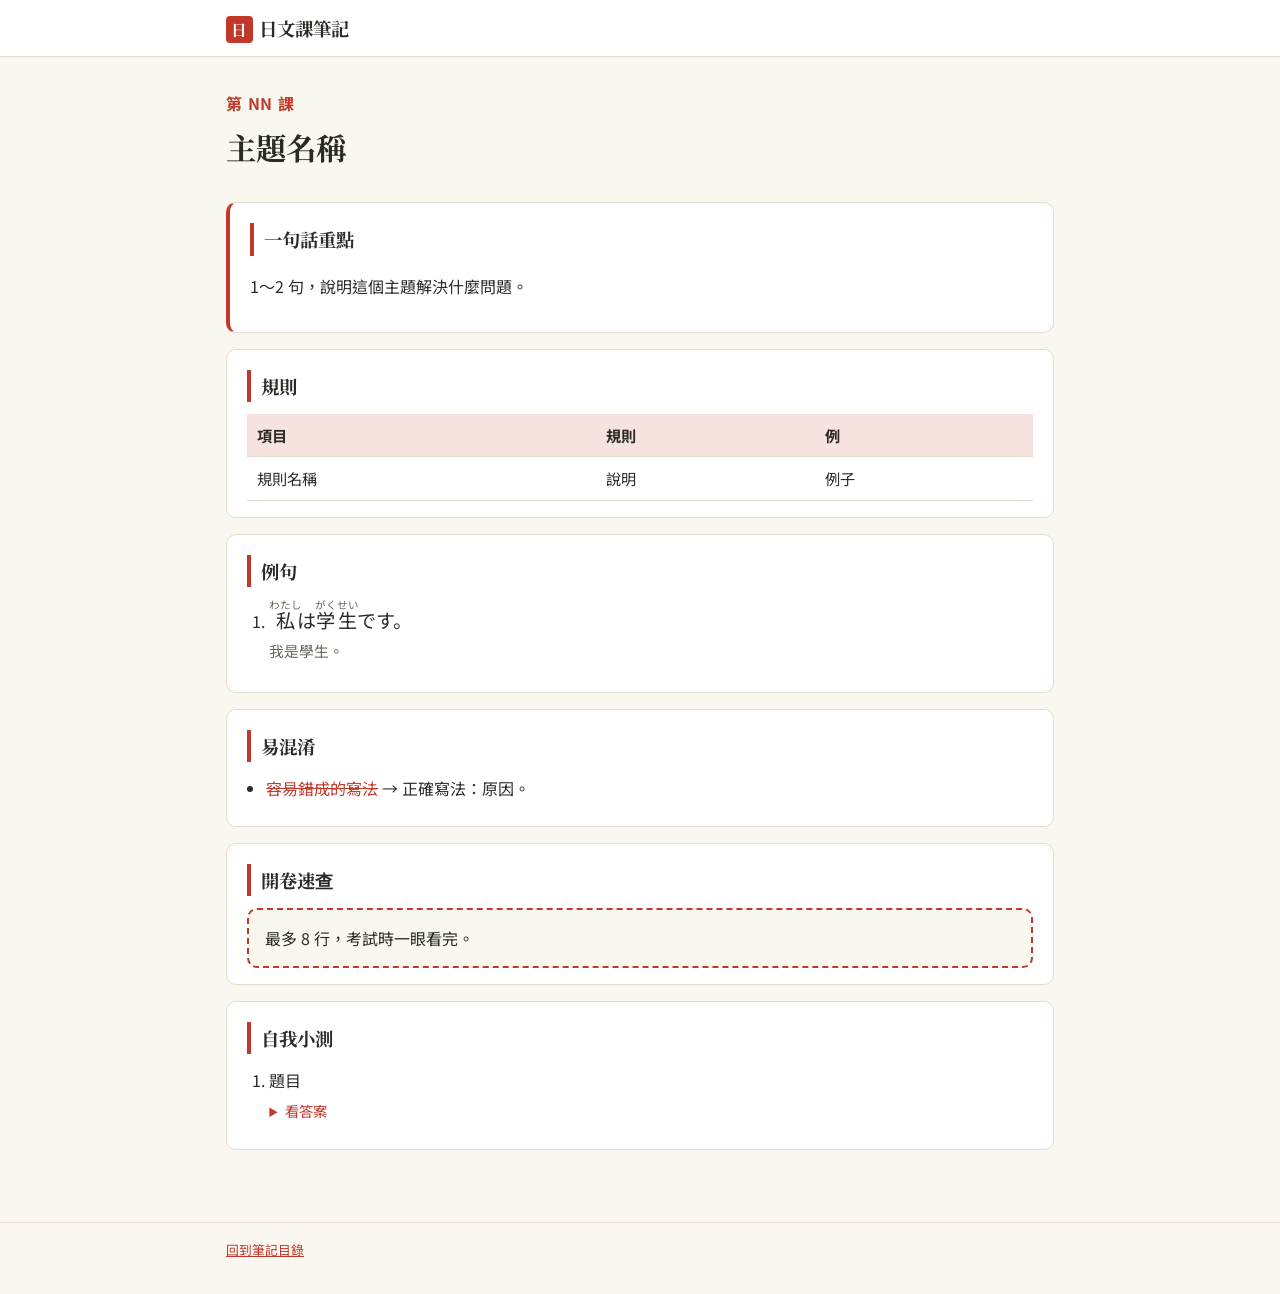
<file: templates/note-template.html>
<!doctype html>
<html lang="zh-Hant">
<head>
  <meta charset="utf-8">
  <meta name="viewport" content="width=device-width, initial-scale=1">
  <!-- 格式：第 NN 課｜主題名稱｜日文課筆記 -->
  <title>第 NN 課｜主題名稱｜日文課筆記</title>
  <link rel="preconnect" href="https://fonts.googleapis.com">
  <link rel="preconnect" href="https://fonts.gstatic.com" crossorigin>
  <link href="https://fonts.googleapis.com/css2?family=Noto+Sans+JP:wght@400;700&family=Noto+Sans+TC:wght@400;700&family=Noto+Serif+JP:wght@700&display=swap" rel="stylesheet">
  <link rel="stylesheet" href="../assets/style.css">
</head>
<!-- data-note-id 必須等於檔名（不含 .html），例如 04-adjectives -->
<body data-note-id="NN-slug">
  <header class="site-header">
    <div class="wrap">
      <a class="brand" href="../index.html"><span class="seal">日</span>日文課筆記</a>
    </div>
  </header>

  <main class="wrap">
    <header class="note-header">
      <div class="lesson">第 NN 課</div>
      <h1>主題名稱</h1>
      <div id="note-meta" class="meta"></div>
    </header>

    <!-- 六個區塊：順序與 data-block 名稱都不能改（AGENTS.md 第 5 節） -->

    <section class="block" data-block="summary">
      <h2>一句話重點</h2>
      <p>1～2 句，說明這個主題解決什麼問題。</p>
    </section>

    <section class="block" data-block="rules">
      <h2>規則</h2>
      <div class="rule-scroll">
        <table class="rule">
          <thead><tr><th>項目</th><th>規則</th><th>例</th></tr></thead>
          <tbody>
            <tr><td>規則名稱</td><td>說明</td><td>例子</td></tr>
          </tbody>
        </table>
      </div>
    </section>

    <section class="block" data-block="examples">
      <h2>例句</h2>
      <ol class="examples">
        <li class="ex">
          <p class="jp"><ruby>私<rt>わたし</rt></ruby>は<ruby>学生<rt>がくせい</rt></ruby>です。</p>
          <p class="zh">我是學生。</p>
        </li>
      </ol>
    </section>

    <section class="block" data-block="pitfalls">
      <h2>易混淆</h2>
      <ul class="pitfall">
        <li><span class="wrong">容易錯成的寫法</span> → 正確寫法：原因。</li>
      </ul>
    </section>

    <section class="block" data-block="cheatsheet">
      <h2>開卷速查</h2>
      <ul class="cheat">
        <li>最多 8 行，考試時一眼看完。</li>
      </ul>
    </section>

    <section class="block" data-block="quiz">
      <h2>自我小測</h2>
      <ol class="quiz">
        <li>題目
          <details><summary>看答案</summary>答案與簡短說明。</details>
        </li>
      </ol>
    </section>

    <nav id="note-nav" class="note-nav" aria-label="上一篇與下一篇"></nav>
  </main>

  <footer class="site-footer">
    <div class="wrap"><a href="../index.html">回到筆記目錄</a></div>
  </footer>

  <script src="../assets/notes-index.js"></script>
  <script src="../assets/main.js"></script>
</body>
</html>
</file>
<file: assets/style.css>
/* 日文課筆記站 — 全站唯一樣式表。新增 class 時請同步更新 AGENTS.md 第 6 節。 */

:root {
  --paper: #faf7f0;
  --surface: #ffffff;
  --ink: #2b2a27;
  --ink-soft: #6b665c;
  --line: #e4ddcf;
  --accent: #c0392b;        /* 朱色 */
  --accent-soft: #f6e3df;
  --mark: #fff1a8;
  --todo: #b45309;
  --radius: 10px;
  --font-body: "Noto Sans TC", "Noto Sans JP", system-ui, sans-serif;
  --font-head: "Noto Serif JP", "Noto Serif TC", serif;
  color-scheme: light;
}

@media (prefers-color-scheme: dark) {
  :root:not([data-theme="light"]) {
    --paper: #1c1b19;
    --surface: #252421;
    --ink: #ece7dc;
    --ink-soft: #a9a294;
    --line: #3a3833;
    --accent: #e57361;
    --accent-soft: #3b2724;
    --mark: #5c4f12;
    --todo: #f0a64a;
    color-scheme: dark;
  }
}

* { box-sizing: border-box; }

body {
  margin: 0;
  background: var(--paper);
  color: var(--ink);
  font-family: var(--font-body);
  line-height: 1.75;
}

a { color: var(--accent); }

.wrap { max-width: 860px; margin: 0 auto; padding: 0 16px; }

/* ---------- 頁首 ---------- */
.site-header {
  border-bottom: 1px solid var(--line);
  background: var(--surface);
}
.site-header .wrap {
  display: flex; align-items: center; justify-content: space-between;
  gap: 12px; padding-top: 12px; padding-bottom: 12px;
}
.brand {
  font-family: var(--font-head); font-weight: 700; font-size: 1.15rem;
  color: var(--ink); text-decoration: none;
}
.brand .seal {
  display: inline-grid; place-items: center;
  width: 1.7em; height: 1.7em; margin-right: .4em;
  background: var(--accent); color: #fff; border-radius: 4px; font-size: .85em;
}

/* ---------- 首頁 ---------- */
.hero { padding: 40px 0 16px; }
.hero h1 { font-family: var(--font-head); font-size: 2rem; margin: 0 0 8px; }
.hero p { color: var(--ink-soft); margin: 0; }

.search {
  width: 100%; margin: 20px 0 8px; padding: 10px 14px;
  font: inherit; color: var(--ink); background: var(--surface);
  border: 1px solid var(--line); border-radius: var(--radius);
}
.tag-filter { display: flex; flex-wrap: wrap; gap: 8px; margin-bottom: 20px; }
.tag-filter button {
  font: inherit; font-size: .85rem; cursor: pointer;
  padding: 2px 12px; border-radius: 999px;
  border: 1px solid var(--line); background: var(--surface); color: var(--ink-soft);
}
.tag-filter button[aria-pressed="true"] {
  background: var(--accent); border-color: var(--accent); color: #fff;
}

.note-list { list-style: none; padding: 0; margin: 0 0 48px; display: grid; gap: 12px; }
.note-card a {
  display: grid; grid-template-columns: auto 1fr; gap: 4px 16px;
  padding: 16px; text-decoration: none; color: inherit;
  background: var(--surface); border: 1px solid var(--line); border-radius: var(--radius);
}
.note-card a:hover { border-color: var(--accent); }
.note-card .num {
  grid-row: span 3; font-family: var(--font-head); font-size: 1.6rem;
  color: var(--accent); line-height: 1.2;
}
.note-card .title { font-weight: 700; }
.note-card .summary { color: var(--ink-soft); font-size: .92rem; }
.note-card .meta { font-size: .8rem; color: var(--ink-soft); }
.empty { color: var(--ink-soft); }

.tag {
  display: inline-block; font-size: .75rem; padding: 0 8px; margin-right: 4px;
  border-radius: 999px; background: var(--accent-soft); color: var(--accent);
}

/* ---------- 筆記頁 ---------- */
.note-header { padding: 32px 0 8px; }
.note-header .lesson { color: var(--accent); font-weight: 700; letter-spacing: .05em; }
.note-header h1 { font-family: var(--font-head); font-size: 1.9rem; margin: 4px 0; }
.note-header .meta { color: var(--ink-soft); font-size: .85rem; }

.block {
  background: var(--surface); border: 1px solid var(--line);
  border-radius: var(--radius); padding: 4px 20px 16px; margin: 16px 0;
}
.block > h2 {
  font-family: var(--font-head); font-size: 1.15rem;
  border-left: 4px solid var(--accent); padding-left: 10px; margin: 16px 0 12px;
}
.block[data-block="summary"] { border-left: 4px solid var(--accent); }

/* 規則表 */
.rule-scroll { overflow-x: auto; }
table.rule { width: 100%; border-collapse: collapse; font-size: .95rem; }
table.rule th, table.rule td {
  border-bottom: 1px solid var(--line); padding: 8px 10px; text-align: left; vertical-align: top;
}
table.rule th { background: var(--accent-soft); white-space: nowrap; }

/* 例句 */
ol.examples { padding-left: 1.4em; margin: 0; }
.ex { margin-bottom: 12px; }
.ex p { margin: 0; }
.jp { font-size: 1.2rem; font-family: "Noto Sans JP", var(--font-body); }
.zh { color: var(--ink-soft); font-size: .92rem; }
ruby rt { font-size: .55em; color: var(--ink-soft); }
mark { background: var(--mark); color: inherit; padding: 0 2px; border-radius: 2px; }

/* 易混淆 */
ul.pitfall { padding-left: 1.2em; margin: 0; }
ul.pitfall li { margin-bottom: 8px; }
.wrong { color: var(--accent); text-decoration: line-through; }

/* 開卷速查 */
.cheat {
  margin: 0; padding: 12px 16px; list-style: none;
  border: 2px dashed var(--accent); border-radius: var(--radius); background: var(--paper);
}
.cheat li { padding: 2px 0; }

/* 自我小測 */
ol.quiz { padding-left: 1.4em; margin: 0; }
ol.quiz li { margin-bottom: 10px; }
.quiz details { margin-top: 4px; color: var(--ink-soft); }
.quiz summary { cursor: pointer; color: var(--accent); font-size: .9rem; }

/* 假名表 */
.kana-grid { border-collapse: collapse; width: 100%; text-align: center; }
.kana-grid td, .kana-grid th { border: 1px solid var(--line); padding: 6px 4px; }
.kana-grid th { background: var(--accent-soft); font-size: .85rem; }
.kana-grid .h { font-size: 1.35rem; display: block; line-height: 1.3; }
.kana-grid .k { font-size: .95rem; color: var(--ink-soft); }
.kana-grid .r { font-size: .72rem; color: var(--ink-soft); display: block; }

/* 待確認 */
.todo {
  font-size: .78rem; color: var(--todo); border: 1px solid var(--todo);
  border-radius: 4px; padding: 0 6px; margin-left: 4px;
}

/* 上下頁導覽 */
.note-nav {
  display: flex; justify-content: space-between; gap: 12px;
  margin: 24px 0 48px; flex-wrap: wrap;
}
.note-nav a {
  flex: 1 1 200px; padding: 12px 16px; text-decoration: none;
  border: 1px solid var(--line); border-radius: var(--radius); background: var(--surface);
}
.note-nav a.next { text-align: right; }
.note-nav small { display: block; color: var(--ink-soft); }

.site-footer {
  border-top: 1px solid var(--line); color: var(--ink-soft);
  font-size: .8rem; padding: 16px 0 32px;
}

@media (max-width: 560px) {
  .hero h1 { font-size: 1.6rem; }
  .note-header h1 { font-size: 1.5rem; }
  .block { padding: 4px 14px 12px; }
  .kana-grid .h { font-size: 1.1rem; }
}
</file>
